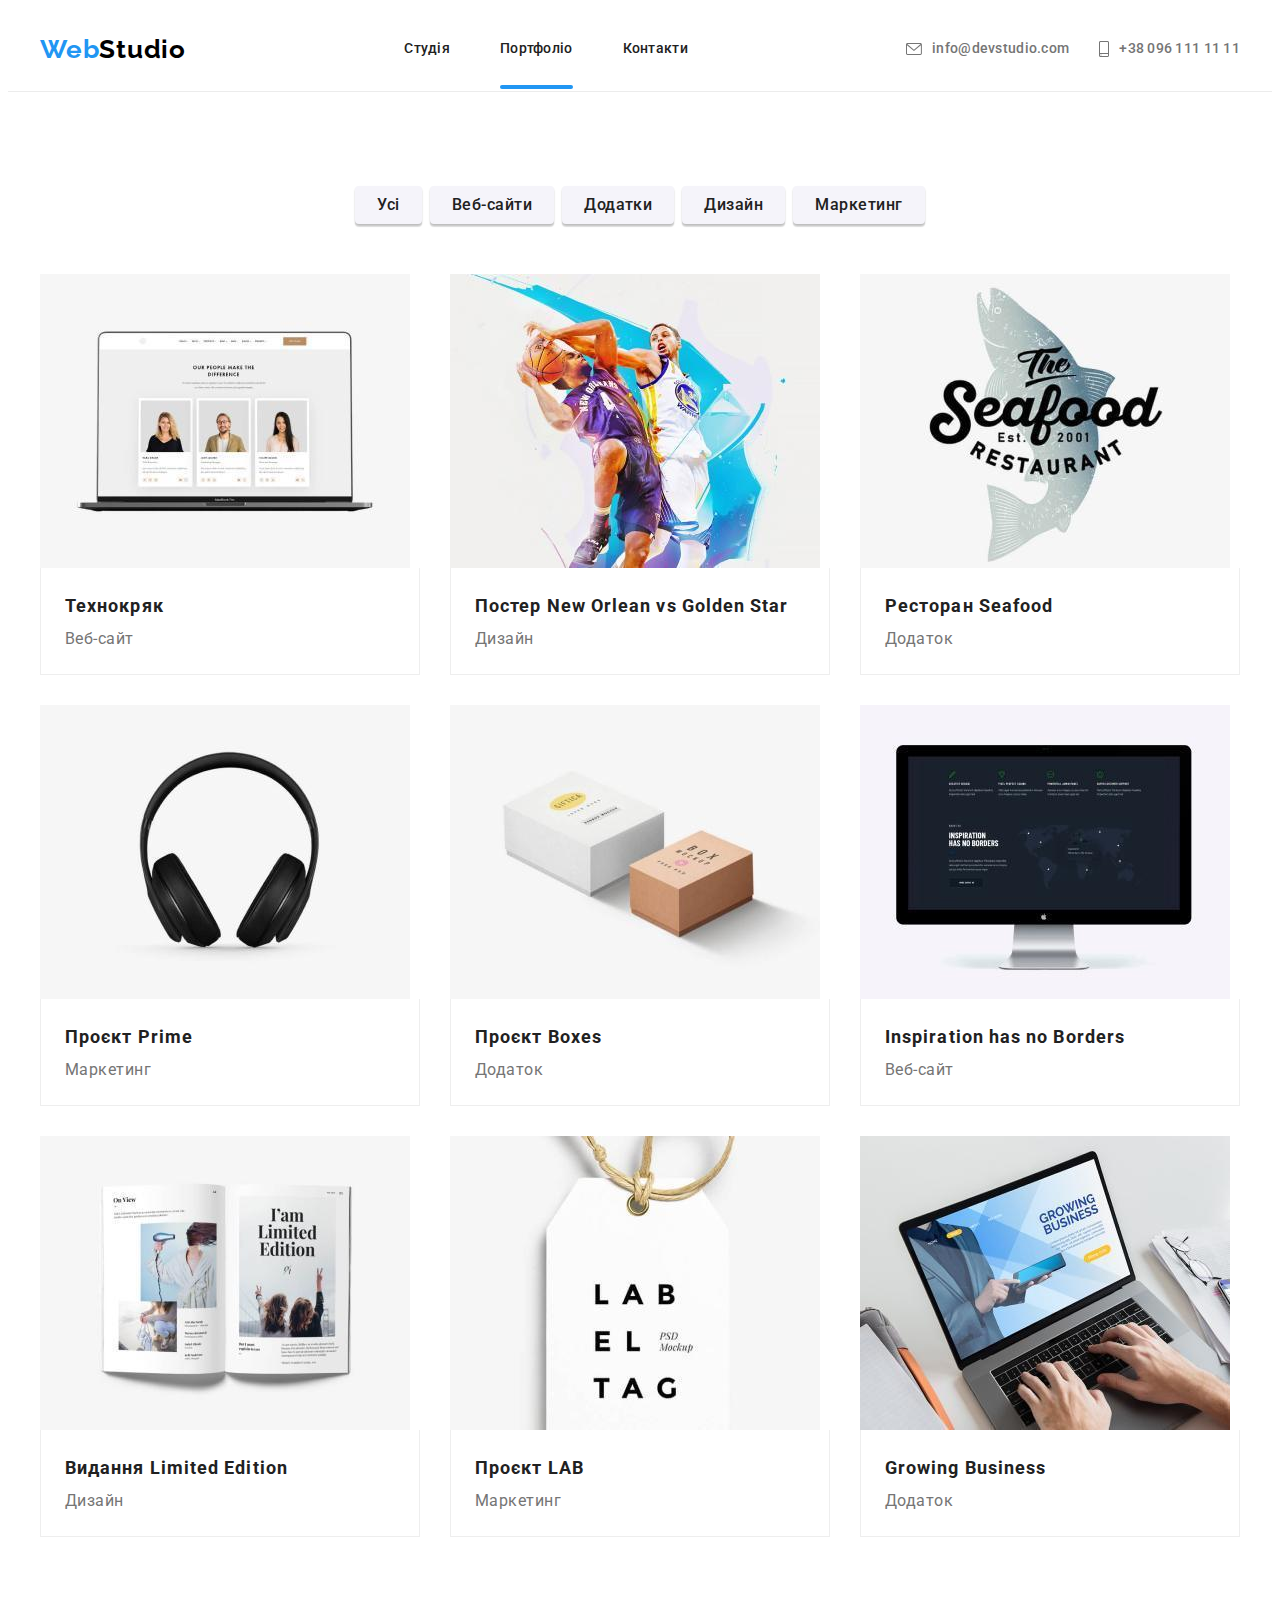
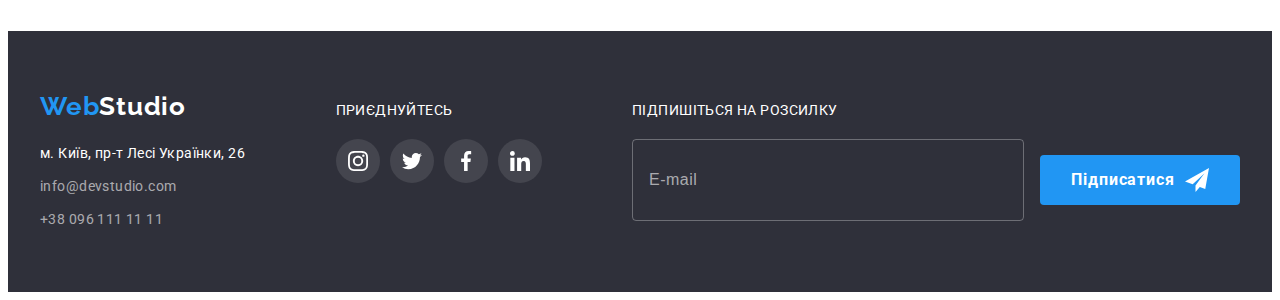
<file: portfolio.html>
<!DOCTYPE html>
<html lang="en">
  <head>
    <meta charset="UTF-8" />
    <meta http-equiv="X-UA-Compatible" content="IE=edge" />
    <meta name="viewport" content="width=device-width, initial-scale=1.0" />
    <link rel="preconnect" href="https://fonts.googleapis.com" />
    <link rel="preconnect" href="https://fonts.gstatic.com" crossorigin />
    <link
      href="https://fonts.googleapis.com/css2?family=Raleway:wght@700&family=Roboto:wght@400;500;700;900&display=swap"
      rel="stylesheet"
    />
    <link
      rel="stylesheet"
      href="https://cdnjs.cloudflare.com/ajax/libs/modern-normalize/1.1.0/modern-normalize.min.css"
      integrity="sha512-wpPYUAdjBVSE4KJnH1VR1HeZfpl1ub8YT/NKx4PuQ5NmX2tKuGu6U/JRp5y+Y8XG2tV+wKQpNHVUX03MfMFn9Q=="
      crossorigin="anonymous"
      referrerpolicy="no-referrer"
    />
    <link rel="stylesheet" href="./css/main.min.css" />

    <title>WebStudio</title>
  </head>
  <body>
    <!-- header -->
    <header class="header">
      <div class="container">
        <a class="logo header__logo logo--black link" href="./index.html">
          <span class="logo__span">Web</span>Studio</a
        >

        <button type="button" class="menu-button-open">
          <svg width="40" height="40">
            <use class="menu-button_icon-open" href="./images/icons.svg#icon-menu"></use>
          </svg>
        </button>
        <div class="mobile-menu is-hidden">
          <div class="container">
            <button type="button" class="mobile-menu__button-close">
              <svg width="40" height="40">
                <use class="mobile-menu_icon-close" href="./images/icons.svg#icon-close"></use>
              </svg>
            </button>
            <ul class="mobile-nav list">
              <li class="mobile-nav__item">
                <a class="mobile-nav__link link" href="./index.html">Студія</a>
              </li>

              <li class="mobile-nav__item">
                <a class="mobile-nav__link active-page link" href="./portfolio.html">Портфоліо</a>
              </li>

              <li class="mobile-nav__item">
                <a class="mobile-nav__link link" href="">Контакти</a>
              </li>
            </ul>

            <ul class="mobile-contact list">
              <li class="mobile-contact__item">
                <a class="mobile-contact__tel link" href="tel:+380961111111"> +38 096 111 11 11</a>
              </li>

              <li class="mobile-contact__item">
                <a class="mobile-contact__mail link" href="mailto:info@devstudio.com">
                  info@devstudio.com</a
                >
              </li>
            </ul>

            <ul class="mobile-soc list">
              <li class="mobile-soc__item">
                <a href="#" class="mobile-soc__link link">Instagram</a>
              </li>
              <li class="mobile-soc__item">
                <a href="#" class="mobile-soc__link link">Twitter</a>
              </li>
              <li class="mobile-soc__item">
                <a href="#" class="mobile-soc__link link">Facebook</a>
              </li>
              <li class="mobile-soc__item">
                <a href="#" class="mobile-soc__link link">LinkedIn</a>
              </li>
            </ul>
          </div>
        </div>

        <nav class="nav">
          <ul class="nav__list list">
            <li class="nav__item">
              <a class="nav__link link" href="./index.html">Студія</a>
            </li>

            <li class="nav__item">
              <a class="nav__link link active-page" href="./portfolio.html">Портфоліо</a>
            </li>

            <li class="nav__item">
              <a class="nav__link link" href="">Контакти</a>
            </li>
          </ul>
        </nav>
        <ul class="auth list">
          <li class="auth__item">
            <a class="auth__link link" href="mailto:info@devstudio.com">
              <svg class="auth__icon" width="16" height="12">
                <use href="./images/icons.svg#icon-envelope"></use>
              </svg>
              info@devstudio.com</a
            >
          </li>

          <li class="auth__item">
            <a class="auth__link link" href="tel:+380961111111">
              <svg class="auth__icon" width="10" height="16">
                <use href="./images/icons.svg#icon-smartphone"></use>
              </svg>
              +38 096 111 11 11</a
            >
          </li>
        </ul>
      </div>
    </header>
    <main>
      <!-- section portfolio -->
      <section class="portfolio">
        <div class="container">
          <h1 class="portfolio-header visually-hidden">Portfolio</h1>
          <ul class="portfolio-filter list">
            <li class="portfolio-filter-item">
              <button class="portfolio-btn" type="button">Усі</button>
            </li>

            <li class="portfolio-filter-item">
              <button class="portfolio-btn" type="button">Веб-сайти</button>
            </li>

            <li class="portfolio-filter-item">
              <button class="portfolio-btn" type="button">Додатки</button>
            </li>

            <li class="portfolio-filter-item">
              <button class="portfolio-btn" type="button">Дизайн</button>
            </li>

            <li class="portfolio-filter-item">
              <button class="portfolio-btn" type="button">Маркетинг</button>
            </li>
          </ul>

          <ul class="portfolio-project-list list">
            <li class="project-item">
              <a class="project-link link" href="">
                <div class="project-wrap">
                  <picture>
                    <source
                      media="(min-width: 1200px )"
                      srcset="./images/img8-d.jpg 1x, ./images/img8-d@2x.jpg 2x"
                    />
                    <source
                      media="(min-width: 768px )"
                      srcset="./images/img8-t.jpg 1x, ./images/img8-t@2x.jpg 2x"
                    />
                    <source
                      media="(max-width: 767px )"
                      srcset="./images/img8-m.jpg 1x, ./images/img8-m@2x.jpg 2x"
                    />
                    <img class="project-img" src="./images/img8-d.jpg" alt="Технокряк" />
                  </picture>
                  <p class="project-wrap-text">
                    Ресурс пропонує комплексні пропозиції з різним рівнем функціоналу та сервісів.
                    Все це дозволить відвідувачу отримати вичерпні відомості про компанію чи
                    приватну особу.
                  </p>
                </div>
                <div class="project-card-text">
                  <h2 class="project-title">Технокряк</h2>
                  <p class="project-text">Веб-сайт</p>
                </div>
              </a>
            </li>

            <li class="project-item">
              <a class="project-link link" href="">
                <div class="project-wrap">
                  <picture>
                    <source
                      media="(min-width: 1200px )"
                      srcset="./images/img9-d.jpg 1x, ./images/img9-d@2x.jpg 2x"
                    />
                    <source
                      media="(min-width: 768px )"
                      srcset="./images/img9-t.jpg 1x, ./images/img9-t@2x.jpg 2x"
                    />
                    <source
                      media="(max-width: 767px )"
                      srcset="./images/img9-m.jpg 1x, ./images/img9-m@2x.jpg 2x"
                    />
                    <img
                      class="project-img"
                      src="./images/img9-d.jpg"
                      alt="Постер New Orlean vs Golden Star"
                    />
                  </picture>

                  <p class="project-wrap-text">
                    Ресурс пропонує комплексні пропозиції з різним рівнем функціоналу та сервісів.
                    Все це дозволить відвідувачу отримати вичерпні відомості про компанію чи
                    приватну особу.
                  </p>
                </div>
                <div class="project-card-text">
                  <h2 class="project-title">Постер New Orlean vs Golden Star</h2>
                  <p class="project-text">Дизайн</p>
                </div>
              </a>
            </li>

            <li class="project-item">
              <a class="project-link link" href="">
                <div class="project-wrap">
                  <picture>
                    <source
                      media="(min-width: 1200px )"
                      srcset="./images/img10-d.jpg 1x, ./images/img10-d@2x.jpg 2x"
                    />
                    <source
                      media="(min-width: 768px )"
                      srcset="./images/img10-t.jpg 1x, ./images/img10-t@2x.jpg 2x"
                    />
                    <source
                      media="(max-width: 767px )"
                      srcset="./images/img10-m.jpg 1x, ./images/img10-m@2x.jpg 2x"
                    />
                    <img class="project-img" src="./images/img10-d.jpg" alt="Ресторан Seafood" />
                  </picture>
                  <p class="project-wrap-text">
                    Ресурс пропонує комплексні пропозиції з різним рівнем функціоналу та сервісів.
                    Все це дозволить відвідувачу отримати вичерпні відомості про компанію чи
                    приватну особу.
                  </p>
                </div>
                <div class="project-card-text">
                  <h2 class="project-title">Ресторан Seafood</h2>
                  <p class="project-text">Додаток</p>
                </div>
              </a>
            </li>

            <li class="project-item">
              <a class="project-link link" href="">
                <div class="project-wrap">
                  <picture>
                    <source
                      media="(min-width: 1200px )"
                      srcset="./images/img11-d.jpg 1x, ./images/img11-d@2x.jpg 2x"
                    />
                    <source
                      media="(min-width: 768px )"
                      srcset="./images/img11-t.jpg 1x, ./images/img11-t@2x.jpg 2x"
                    />
                    <source
                      media="(max-width: 767px )"
                      srcset="./images/img11-m.jpg 1x, ./images/img11-m@2x.jpg 2x"
                    />
                    <img class="project-img" src="./images/img11-d.jpg" alt="Проєкт Prime" />
                  </picture>
                  <p class="project-wrap-text">
                    Ресурс пропонує комплексні пропозиції з різним рівнем функціоналу та сервісів.
                    Все це дозволить відвідувачу отримати вичерпні відомості про компанію чи
                    приватну особу.
                  </p>
                </div>
                <div class="project-card-text">
                  <h2 class="project-title">Проєкт Prime</h2>
                  <p class="project-text">Маркетинг</p>
                </div>
              </a>
            </li>

            <li class="project-item">
              <a class="project-link link" href="">
                <div class="project-wrap">
                  <picture>
                    <source
                      media="(min-width: 1200px )"
                      srcset="./images/img12-d.jpg 1x, ./images/img12-d@2x.jpg 2x"
                    />
                    <source
                      media="(min-width: 768px )"
                      srcset="./images/img12-t.jpg 1x, ./images/img12-t@2x.jpg 2x"
                    />
                    <source
                      media="(max-width: 767px )"
                      srcset="./images/img12-m.jpg 1x, ./images/img12-m@2x.jpg 2x"
                    />
                    <img class="project-img" src="./images/img12-d.jpg" alt="Проєкт Boxes" />
                  </picture>
                  <p class="project-wrap-text">
                    Ресурс пропонує комплексні пропозиції з різним рівнем функціоналу та сервісів.
                    Все це дозволить відвідувачу отримати вичерпні відомості про компанію чи
                    приватну особу.
                  </p>
                </div>
                <div class="project-card-text">
                  <h2 class="project-title">Проєкт Boxes</h2>
                  <p class="project-text">Додаток</p>
                </div>
              </a>
            </li>

            <li class="project-item">
              <a class="project-link link" href="">
                <div class="project-wrap">
                  <picture>
                    <source
                      media="(min-width: 1200px )"
                      srcset="./images/img13-d.jpg 1x, ./images/img13-d@2x.jpg 2x"
                    />
                    <source
                      media="(min-width: 768px )"
                      srcset="./images/img13-t.jpg 1x, ./images/img13-t@2x.jpg 2x"
                    />
                    <source
                      media="(max-width: 767px )"
                      srcset="./images/img13-m.jpg 1x, ./images/img13-m@2x.jpg 2x"
                    />
                    <img
                      class="project-img"
                      src="./images/img13-d.jpg"
                      alt="Inspiration has no Borders"
                    />
                  </picture>
                  <p class="project-wrap-text">
                    Ресурс пропонує комплексні пропозиції з різним рівнем функціоналу та сервісів.
                    Все це дозволить відвідувачу отримати вичерпні відомості про компанію чи
                    приватну особу.
                  </p>
                </div>
                <div class="project-card-text">
                  <h2 class="project-title">Inspiration has no Borders</h2>
                  <p class="project-text">Веб-сайт</p>
                </div>
              </a>
            </li>

            <li class="project-item">
              <a class="project-link link" href="">
                <div class="project-wrap">
                  <picture>
                    <source
                      media="(min-width: 1200px )"
                      srcset="./images/img14-d.jpg 1x, ./images/img14-d@2x.jpg 2x"
                    />
                    <source
                      media="(min-width: 768px )"
                      srcset="./images/img14-t.jpg 1x, ./images/img14-t@2x.jpg 2x"
                    />
                    <source
                      media="(max-width: 767px )"
                      srcset="./images/img14-m.jpg 1x, ./images/img14-m@2x.jpg 2x"
                    />
                    <img
                      class="project-img"
                      src="./images/img14-d.jpg"
                      alt="Видання Limited Edition"
                    />
                  </picture>
                  <p class="project-wrap-text">
                    Ресурс пропонує комплексні пропозиції з різним рівнем функціоналу та сервісів.
                    Все це дозволить відвідувачу отримати вичерпні відомості про компанію чи
                    приватну особу.
                  </p>
                </div>
                <div class="project-card-text">
                  <h2 class="project-title">Видання Limited Edition</h2>
                  <p class="project-text">Дизайн</p>
                </div>
              </a>
            </li>

            <li class="project-item">
              <a class="project-link link" href="">
                <div class="project-wrap">
                  <picture>
                    <source
                      media="(min-width: 1200px )"
                      srcset="./images/img15-d.jpg 1x, ./images/img15-d@2x.jpg 2x"
                    />
                    <source
                      media="(min-width: 768px )"
                      srcset="./images/img15-t.jpg 1x, ./images/img15-t@2x.jpg 2x"
                    />
                    <source
                      media="(max-width: 767px )"
                      srcset="./images/img15-m.jpg 1x, ./images/img15-m@2x.jpg 2x"
                    />
                    <img class="project-img" src="./images/img15-d.jpg" alt="Проєкт LAB" />
                  </picture>
                  <p class="project-wrap-text">
                    Ресурс пропонує комплексні пропозиції з різним рівнем функціоналу та сервісів.
                    Все це дозволить відвідувачу отримати вичерпні відомості про компанію чи
                    приватну особу.
                  </p>
                </div>
                <div class="project-card-text">
                  <h2 class="project-title">Проєкт LAB</h2>
                  <p class="project-text">Маркетинг</p>
                </div>
              </a>
            </li>

            <li class="project-item">
              <a class="project-link link" href="">
                <div class="project-wrap">
                  <picture>
                    <source
                      media="(min-width: 1200px )"
                      srcset="./images/img16-d.jpg 1x, ./images/img16-d@2x.jpg 2x"
                    />
                    <source
                      media="(min-width: 768px )"
                      srcset="./images/img16-t.jpg 1x, ./images/img16-t@2x.jpg 2x"
                    />
                    <source
                      media="(max-width: 767px )"
                      srcset="./images/img16-m.jpg 1x, ./images/img16-m@2x.jpg 2x"
                    />
                    <img class="project-img" src="./images/img16-d.jpg" alt="Growing Business" />
                  </picture>
                  <p class="project-wrap-text">
                    Ресурс пропонує комплексні пропозиції з різним рівнем функціоналу та сервісів.
                    Все це дозволить відвідувачу отримати вичерпні відомості про компанію чи
                    приватну особу.
                  </p>
                </div>
                <div class="project-card-text">
                  <h2 class="project-title">Growing Business</h2>
                  <p class="project-text">Додаток</p>
                </div>
              </a>
            </li>
          </ul>
        </div>
      </section>
    </main>
    <!-- footer -->
    <footer class="footer">
      <div class="container">
        <div class="footer__wrap-address">
          <a class="logo footer__logo logo--white link" href="./index.html">
            <span class="logo__span">Web</span>Studio</a
          >
          <address class="addresses">
            <ul class="list">
              <li class="address__item">
                <a
                  class="address__google-map link"
                  href="https://goo.gl/maps/LjBzuskVFtywndPZ7"
                  target="_blank"
                  rel="noopener noreferrer nofollow"
                  >м. Київ, пр-т Лесі Українки, 26</a
                >
              </li>

              <li class="address__item">
                <a class="address__mail link" href="mailto:info@devstudio.com"
                  >info@devstudio.com</a
                >
              </li>

              <li class="address__item">
                <a class="address__tel link" href="tel:+380961111111">+38 096 111 11 11</a>
              </li>
            </ul>
          </address>
        </div>
        <div class="footer__wrap-soc">
          <p class="fotter__title">приєднуйтесь</p>
          <ul class="soc-set list">
            <li class="soc-set__item">
              <a
                class="soc-set__link soc-set__link--dark"
                href="#"
                target="_blank"
                rel="noopener noreferrer nofollow"
              >
                <svg class="soc-set__icon" width="20" height="20">
                  <use href="./images/icons.svg#icon-instagram"></use>
                </svg>
              </a>
            </li>

            <li class="soc-set__item">
              <a
                class="soc-set__link soc-set__link--dark"
                href="#"
                target="_blank"
                rel="noopener noreferrer nofollow"
              >
                <svg class="soc-set__icon" width="20" height="20">
                  <use href="./images/icons.svg#icon-twitter"></use>
                </svg>
              </a>
            </li>

            <li class="soc-set__item">
              <a
                class="soc-set__link soc-set__link--dark"
                href="#"
                target="_blank"
                rel="noopener noreferrer nofollow"
              >
                <svg class="soc-set__icon" width="20" height="20">
                  <use href="./images/icons.svg#icon-facebook"></use>
                </svg>
              </a>
            </li>

            <li class="soc-set__item">
              <a
                class="soc-set__link soc-set__link--dark"
                href="#"
                target="_blank"
                rel="noopener noreferrer nofollow"
              >
                <svg class="soc-set__icon" width="20" height="20">
                  <use href="./images/icons.svg#icon-linkedin"></use>
                </svg>
              </a>
            </li>
          </ul>
        </div>

        <form class="footer__form">
          <p class="fotter__title">Підпишіться на розсилку</p>
          <input class="footer__input" type="email" placeholder="E-mail" />
          <button class="button" type="submit">
            Підписатися
            <svg class="button__icon button__icon--end" width="24" height="24">
              <use href="./images/icons.svg#icon-send"></use>
            </svg>
          </button>
        </form>
      </div>
    </footer>
    <script src="./js/mobile-menu.js"></script>
  </body>
</html>
</file>
<file: css/main.min.css>
.visually-hidden{position:absolute;white-space:nowrap;width:1px;height:1px;overflow:hidden;border:0;padding:0;clip:rect(0 0 0 0);-webkit-clip-path:inset(50%);clip-path:inset(50%);margin:-1px}.is-hidden{opacity:0;visibility:hidden;pointer-events:none;-webkit-transform:scale(1.2);transform:scale(1.2)}.no-scroll{overflow:hidden}.active-page{color:#2196f3}@media screen and (min-width: 768px){.active-page{position:relative}.active-page::after{content:"";position:absolute;left:0;bottom:0;display:block;height:4px;width:100%;border-radius:2px;background-color:#2196f3}}p,h1,h2,h3,h4,h5,h6,ul{margin:0;padding:0}img{display:block;max-width:100%;height:auto}body{font-family:"Roboto",sans-serif;background-color:#fff;color:#757575}button{cursor:pointer}.link{text-decoration:none}.list{list-style-type:none}.header{border-bottom:1px solid #ececec}.header>.container{display:-webkit-box;display:-ms-flexbox;display:flex;-webkit-box-align:center;-ms-flex-align:center;align-items:center;-webkit-box-pack:justify;-ms-flex-pack:justify;justify-content:space-between}.header__logo{padding-top:16px;padding-bottom:16px}@media screen and (min-width: 768px){.header__logo{padding-top:26px;padding-bottom:26px}}.auth{display:none}@media screen and (min-width: 768px){.auth{display:-webkit-box;display:-ms-flexbox;display:flex;-webkit-box-orient:vertical;-webkit-box-direction:normal;-ms-flex-direction:column;flex-direction:column;gap:10px}}@media screen and (min-width: 1200px){.auth{-webkit-box-orient:horizontal;-webkit-box-direction:normal;-ms-flex-direction:row;flex-direction:row;gap:30px}}.auth__link{display:-webkit-box;display:-ms-flexbox;display:flex;-webkit-box-align:center;-ms-flex-align:center;align-items:center;font-weight:500;font-size:14px;line-height:1.14;letter-spacing:.02em;color:#757575;-webkit-transition:color 250ms cubic-bezier(0.4, 0, 0.2, 1);transition:color 250ms cubic-bezier(0.4, 0, 0.2, 1)}.auth__link:hover,.auth__link:focus{color:#2196f3}.auth__icon{margin-right:10px;fill:currentColor}.menu-button-open{display:-webkit-inline-box;display:-ms-inline-flexbox;display:inline-flex;-webkit-box-align:center;-ms-flex-align:center;align-items:center;-webkit-box-pack:center;-ms-flex-pack:center;justify-content:center;padding:0;margin:0;background-color:rgba(0,0,0,0);border:none}.menu-button-open_icon-close{display:none}@media screen and (min-width: 768px){.menu-button-open{display:none}}.mobile-menu{position:fixed;top:0;right:0;height:100%;width:100vw;z-index:1;padding-top:48px;padding-bottom:48px;background-color:#fff;-webkit-transition:250ms cubic-bezier(0.4, 0, 0.2, 1);transition:250ms cubic-bezier(0.4, 0, 0.2, 1)}.mobile-menu.is-hidden{-webkit-transform:translateX(100%);transform:translateX(100%)}.mobile-menu .container{display:-webkit-box;display:-ms-flexbox;display:flex;-webkit-box-orient:vertical;-webkit-box-direction:normal;-ms-flex-direction:column;flex-direction:column;-webkit-box-pack:justify;-ms-flex-pack:justify;justify-content:space-between;height:100%;padding-left:15px;padding-right:15px;overflow:auto}@media screen and (min-width: 480px){.mobile-menu .container{padding-left:45px;padding-right:45px;position:relative}}@media screen and (min-width: 768px){.mobile-menu{display:none}}.mobile-menu__button-close{position:absolute;top:10px;right:15px;display:-webkit-box;display:-ms-flexbox;display:flex;-webkit-box-align:center;-ms-flex-align:center;align-items:center;-webkit-box-pack:center;-ms-flex-pack:center;justify-content:center;padding:0;background-color:rgba(0,0,0,0);border:none}.mobile-nav{-webkit-box-flex:1;-ms-flex-positive:1;flex-grow:1}.mobile-nav__item:not(:last-child){margin-bottom:32px}.mobile-nav__link{font-weight:500;font-size:40px;line-height:1.17;letter-spacing:.02em;color:#212121;-webkit-transition:color 250ms cubic-bezier(0.4, 0, 0.2, 1);transition:color 250ms cubic-bezier(0.4, 0, 0.2, 1)}.mobile-nav__link:hover,.mobile-nav__link:focus{color:#2196f3}.mobile-nav__link.active-page{color:#2196f3}.mobile-contact{margin-bottom:64px}.mobile-contact__item:not(:last-child){margin-bottom:32px}.mobile-contact__tel{font-weight:500;font-size:30px;line-height:1.33;letter-spacing:.02em;color:#2196f3}@media screen and (min-width: 480px){.mobile-contact__tel{font-size:34px}}.mobile-contact__mail{font-weight:500;font-size:20px;line-height:1.16;letter-spacing:.02em;color:#757575}@media screen and (min-width: 480px){.mobile-contact__mail{font-size:24px}}.mobile-soc{display:-webkit-box;display:-ms-flexbox;display:flex}.mobile-soc__item{padding:0 10px;border-left:1px solid rgba(33,33,33,.2)}.mobile-soc__item:first-child{border:none;padding-left:0}.mobile-soc__link{font-weight:500;font-size:3.75vw;line-height:1.22;letter-spacing:.02em;color:#2196f3}@media screen and (min-width: 480px){.mobile-soc__link{font-size:18px}}.footer{background-color:#2f303a;padding-top:60px;padding-bottom:60px}@media screen and (min-width: 768px){.footer>.container{display:-webkit-box;display:-ms-flexbox;display:flex;-ms-flex-wrap:wrap;flex-wrap:wrap;-ms-flex-pack:distribute;justify-content:space-around}}@media screen and (min-width: 1200px){.footer>.container{-webkit-box-pack:justify;-ms-flex-pack:justify;justify-content:space-between;-webkit-box-align:baseline;-ms-flex-align:baseline;align-items:baseline}}.footer__wrap-address{display:-webkit-box;display:-ms-flexbox;display:flex;-webkit-box-orient:vertical;-webkit-box-direction:normal;-ms-flex-direction:column;flex-direction:column;-webkit-box-align:center;-ms-flex-align:center;align-items:center;margin-bottom:60px}@media screen and (min-width: 1200px){.footer__wrap-address{-webkit-box-align:start;-ms-flex-align:start;align-items:flex-start;margin-bottom:0}}.footer__logo{margin-bottom:20px}@media screen and (max-width: 1199px){.footer__wrap-soc{margin-bottom:60px}}.fotter__title{margin-bottom:20px;font-size:14px;line-height:1.14;letter-spacing:.03em;text-transform:uppercase;text-align:center;color:#fff}@media screen and (min-width: 1200px){.fotter__title{text-align:left}}.footer__form{text-align:center}.footer__input{margin-bottom:20px;padding:15px 16px;width:100%;height:50px;outline:none;background-color:inherit;border:1px solid rgba(255,255,255,.3);border-radius:4px;color:#fff}.footer__input::-webkit-input-placeholder{font-size:16px;line-height:1.25;letter-spacing:.03em;color:rgba(255,255,255,.6)}.footer__input::-moz-placeholder{font-size:16px;line-height:1.25;letter-spacing:.03em;color:rgba(255,255,255,.6)}.footer__input:-ms-input-placeholder{font-size:16px;line-height:1.25;letter-spacing:.03em;color:rgba(255,255,255,.6)}.footer__input::-ms-input-placeholder{font-size:16px;line-height:1.25;letter-spacing:.03em;color:rgba(255,255,255,.6)}.footer__input::placeholder{font-size:16px;line-height:1.25;letter-spacing:.03em;color:rgba(255,255,255,.6)}@media screen and (min-width: 768px){.footer__input{display:block;width:450px}}@media screen and (min-width: 1200px){.footer__input{display:inline-block;width:358px;margin-right:12px;margin-bottom:0}}.container{padding-left:15px;padding-right:15px;margin-left:auto;margin-right:auto}@media screen and (min-width: 480px){.container{width:480px}}@media screen and (min-width: 768px){.container{width:768px}}@media screen and (min-width: 1200px){.container{width:1200px}}@media screen and (max-width: 767px){.nav{display:none}}.nav__list{display:-webkit-box;display:-ms-flexbox;display:flex;gap:50px}.nav__link{display:block;padding-top:32px;padding-bottom:32px;font-weight:500;font-size:14px;line-height:1.14;letter-spacing:.02em;color:#212121;-webkit-transition:color 250ms cubic-bezier(0.4, 0, 0.2, 1);transition:color 250ms cubic-bezier(0.4, 0, 0.2, 1)}.nav__link:hover,.nav__link:focus{color:#2196f3}.logo{display:inline-block;font-family:"Raleway";font-weight:700;font-size:24px;line-height:1.16;letter-spacing:.03em}.logo--black{color:#000}.logo--white{color:#fff}@media screen and (min-width: 1200px){.logo{font-size:26px;line-height:1.19}}.logo__span{color:#2196f3}.button{min-width:200px;height:50px;display:-webkit-inline-box;display:-ms-inline-flexbox;display:inline-flex;-webkit-box-align:center;-ms-flex-align:center;align-items:center;-webkit-box-pack:center;-ms-flex-pack:center;justify-content:center;font-family:inherit;font-weight:700;font-size:16px;line-height:1.88;letter-spacing:.06em;cursor:pointer;background-color:#2196f3;color:#fff;border:none;border-radius:4px}.button__icon{fill:currentColor}.button__icon--end{margin-left:10px}.button--shadow{-webkit-box-shadow:0px 4px 4px rgba(0,0,0,.15);box-shadow:0px 4px 4px rgba(0,0,0,.15)}.address__item{font-style:normal;font-size:14px;line-height:1.71;letter-spacing:.03em;text-align:center}.address__item:not(:last-child){margin-bottom:9px}@media screen and (min-width: 1200px){.address__item{text-align:left}}.address__google-map,.address__mail,.address__tel{-webkit-transition:color 250ms cubic-bezier(0.4, 0, 0.2, 1);transition:color 250ms cubic-bezier(0.4, 0, 0.2, 1)}.address__google-map:hover,.address__mail:hover,.address__tel:hover,.address__google-map:focus,.address__mail:focus,.address__tel:focus{color:#2196f3}.address__mail,.address__tel{color:rgba(255,255,255,.6)}.address__google-map{color:#fff}.soc-set{display:-webkit-box;display:-ms-flexbox;display:flex;gap:10px;-webkit-box-pack:center;-ms-flex-pack:center;justify-content:center}.soc-set__link{display:-webkit-box;display:-ms-flexbox;display:flex;-webkit-box-pack:center;-ms-flex-pack:center;justify-content:center;-webkit-box-align:center;-ms-flex-align:center;align-items:center;width:44px;height:44px;border-radius:50%;color:#afb1b8;-webkit-transition:color 250ms cubic-bezier(0.4, 0, 0.2, 1),background-color 250ms cubic-bezier(0.4, 0, 0.2, 1);transition:color 250ms cubic-bezier(0.4, 0, 0.2, 1),background-color 250ms cubic-bezier(0.4, 0, 0.2, 1)}.soc-set__link--dark{color:#fff;background-color:rgba(255,255,255,.1)}.soc-set__link:hover{color:#fff;background-color:#2196f3}.soc-set__icon{fill:currentColor}.backdrop{position:fixed;top:0;left:0;width:100vw;height:100vh;display:-webkit-box;display:-ms-flexbox;display:flex;-webkit-box-pack:center;-ms-flex-pack:center;justify-content:center;-webkit-box-align:start;-ms-flex-align:start;align-items:flex-start;background-color:rgba(0,0,0,.5);-webkit-transition:opacity 250ms cubic-bezier(0.4, 0, 0.2, 1),visibility 250ms cubic-bezier(0.4, 0, 0.2, 1),-webkit-transform 250ms cubic-bezier(0.4, 0, 0.2, 1);transition:opacity 250ms cubic-bezier(0.4, 0, 0.2, 1),visibility 250ms cubic-bezier(0.4, 0, 0.2, 1),-webkit-transform 250ms cubic-bezier(0.4, 0, 0.2, 1);transition:opacity 250ms cubic-bezier(0.4, 0, 0.2, 1),visibility 250ms cubic-bezier(0.4, 0, 0.2, 1),transform 250ms cubic-bezier(0.4, 0, 0.2, 1);transition:opacity 250ms cubic-bezier(0.4, 0, 0.2, 1),visibility 250ms cubic-bezier(0.4, 0, 0.2, 1),transform 250ms cubic-bezier(0.4, 0, 0.2, 1),-webkit-transform 250ms cubic-bezier(0.4, 0, 0.2, 1);overflow:scroll}@media screen and (min-width: 768px){.backdrop{-webkit-box-align:center;-ms-flex-align:center;align-items:center}}.modal{position:relative;padding:40px;width:calc(100vw - 30px);background:#fff;-webkit-box-shadow:0px 1px 3px rgba(0,0,0,.12),0px 1px 1px rgba(0,0,0,.14),0px 2px 1px rgba(0,0,0,.2);box-shadow:0px 1px 3px rgba(0,0,0,.12),0px 1px 1px rgba(0,0,0,.14),0px 2px 1px rgba(0,0,0,.2);border-radius:4px}@media screen and (min-width: 480px){.modal{width:450px}}@media screen and (min-width: 1200px){.modal{width:528px}}.modal__btn-close{position:absolute;right:8px;top:8px;display:-webkit-box;display:-ms-flexbox;display:flex;-webkit-box-pack:center;-ms-flex-pack:center;justify-content:center;-webkit-box-align:center;-ms-flex-align:center;align-items:center;width:30px;height:30px;border:1px solid rgba(0,0,0,.1);border-radius:50%;background:inherit;-webkit-transition:color 250ms cubic-bezier(0.4, 0, 0.2, 1);transition:color 250ms cubic-bezier(0.4, 0, 0.2, 1)}.modal__btn-close:hover{color:#2196f3}.modal__close-icon{fill:currentColor}.modal__title{margin-bottom:12px;font-weight:700;font-size:20px;line-height:1.5;text-align:center;letter-spacing:.03em;color:#212121}@media screen and (min-width: 1200px){.modal__title{line-height:1.15}}.feedback-form__field{display:-webkit-box;display:-ms-flexbox;display:flex;-webkit-box-orient:vertical;-webkit-box-direction:normal;-ms-flex-direction:column;flex-direction:column;margin-bottom:10px}.feedback-form__label{display:block;margin-bottom:4px;font-size:12px;line-height:1.16;letter-spacing:.01em;color:#757575}.feedback-form__wrap-input{position:relative}.feedback-form__input{width:100%;height:40px;padding-left:42px;border:1px solid rgba(33,33,33,.2);border-radius:4px;outline:none;-webkit-transition:border-color 250ms cubic-bezier(0.4, 0, 0.2, 1);transition:border-color 250ms cubic-bezier(0.4, 0, 0.2, 1);cursor:pointer}.feedback-form__field:focus-within .feedback-form__input{border-color:#2196f3;fill:#2196f3}.feedback-form__icon{position:absolute;left:12px;top:50%;-webkit-transform:translateY(-50%);transform:translateY(-50%);-webkit-transition:fill 250ms cubic-bezier(0.4, 0, 0.2, 1);transition:fill 250ms cubic-bezier(0.4, 0, 0.2, 1);fill:#000}.feedback-form__field:focus-within .feedback-form__icon{border-color:#2196f3;fill:#2196f3}.feedback-form__textarea{padding:12px 16px;height:120px;resize:none;border:1px solid rgba(33,33,33,.2);border-radius:4px;outline:none;-webkit-transition:border-color 250ms cubic-bezier(0.4, 0, 0.2, 1);transition:border-color 250ms cubic-bezier(0.4, 0, 0.2, 1);cursor:pointer}.feedback-form__textarea::-webkit-input-placeholder{font-size:14px;line-height:1.14;letter-spacing:.01em;color:rgba(117,117,117,.5)}.feedback-form__textarea::-moz-placeholder{font-size:14px;line-height:1.14;letter-spacing:.01em;color:rgba(117,117,117,.5)}.feedback-form__textarea:-ms-input-placeholder{font-size:14px;line-height:1.14;letter-spacing:.01em;color:rgba(117,117,117,.5)}.feedback-form__textarea::-ms-input-placeholder{font-size:14px;line-height:1.14;letter-spacing:.01em;color:rgba(117,117,117,.5)}.feedback-form__textarea::placeholder{font-size:14px;line-height:1.14;letter-spacing:.01em;color:rgba(117,117,117,.5)}@media screen and (min-width: 1200px){.feedback-form__textarea::-webkit-input-placeholder{font-size:12px;line-height:1.16}.feedback-form__textarea::-moz-placeholder{font-size:12px;line-height:1.16}.feedback-form__textarea:-ms-input-placeholder{font-size:12px;line-height:1.16}.feedback-form__textarea::-ms-input-placeholder{font-size:12px;line-height:1.16}.feedback-form__textarea::placeholder{font-size:12px;line-height:1.16}}.feedback-form__field:focus-within .feedback-form__textarea{border-color:#2196f3;fill:#2196f3}.feedback-form__button{display:-webkit-box;display:-ms-flexbox;display:flex;margin:0 auto}.licence{display:block;margin-top:20px;margin-bottom:30px}.licence__label{display:-webkit-box;display:-ms-flexbox;display:flex;-webkit-box-pack:center;-ms-flex-pack:center;justify-content:center;font-size:12px;line-height:1.14;letter-spacing:.03em;margin-right:auto;color:#757575}@media screen and (min-width: 1200px){.licence__label{font-size:14px;line-height:1.71}}.licence__link{color:#2196f3}.checkbox{margin-right:7px;display:-webkit-box;display:-ms-flexbox;display:flex;-webkit-box-align:center;-ms-flex-align:center;align-items:center}.checkbox__icon-on{display:none}.checkbox__input:checked~.checkbox__icon-on{display:block}.checkbox__input:focus~.checkbox__icon-on{outline:5px auto -webkit-focus-ring-color}.checkbox__input:checked~.checkbox__icon-off{display:none}.checkbox__input:focus~.checkbox__icon-off{outline:5px auto -webkit-focus-ring-color}.hero{padding-bottom:118px;padding-top:118px;text-align:center;background-image:-webkit-gradient(linear, left top, left bottom, from(rgba(47, 48, 58, 0.4)), to(rgba(47, 48, 58, 0.4))),url(../images/hero-m.jpg);background-image:linear-gradient(rgba(47, 48, 58, 0.4), rgba(47, 48, 58, 0.4)),url(../images/hero-m.jpg);background-repeat:no-repeat;background-position:center;background-size:cover;background-color:#2f303a}@media(min-device-pixel-ratio: 2),(-webkit-min-device-pixel-ratio: 2),(min-resolution: 192dpi),(min-resolution: 2dppx){.hero{background-image:-webkit-gradient(linear, left top, left bottom, from(rgba(47, 48, 58, 0.4)), to(rgba(47, 48, 58, 0.4))),url(../images/hero-m@2x.jpg);background-image:linear-gradient(rgba(47, 48, 58, 0.4), rgba(47, 48, 58, 0.4)),url(../images/hero-m@2x.jpg)}}@media screen and (min-width: 480px){.hero{background-image:-webkit-gradient(linear, left top, left bottom, from(rgba(47, 48, 58, 0.4)), to(rgba(47, 48, 58, 0.4))),url(../images/hero-t.jpg);background-image:linear-gradient(rgba(47, 48, 58, 0.4), rgba(47, 48, 58, 0.4)),url(../images/hero-t.jpg)}}@media screen and (min-width: 480px)and (min-device-pixel-ratio: 2),screen and (min-width: 480px)and (-webkit-min-device-pixel-ratio: 2),screen and (min-width: 480px)and (min-resolution: 192dpi),screen and (min-width: 480px)and (min-resolution: 2dppx){.hero{background-image:-webkit-gradient(linear, left top, left bottom, from(rgba(47, 48, 58, 0.4)), to(rgba(47, 48, 58, 0.4))),url(../images/hero-t@2x.jpg);background-image:linear-gradient(rgba(47, 48, 58, 0.4), rgba(47, 48, 58, 0.4)),url(../images/hero-t@2x.jpg)}}@media screen and (min-width: 768px){.hero{background-image:-webkit-gradient(linear, left top, left bottom, from(rgba(47, 48, 58, 0.4)), to(rgba(47, 48, 58, 0.4))),url(../images/hero-d.jpg);background-image:linear-gradient(rgba(47, 48, 58, 0.4), rgba(47, 48, 58, 0.4)),url(../images/hero-d.jpg)}}@media screen and (min-width: 768px)and (min-device-pixel-ratio: 2),screen and (min-width: 768px)and (-webkit-min-device-pixel-ratio: 2),screen and (min-width: 768px)and (min-resolution: 192dpi),screen and (min-width: 768px)and (min-resolution: 2dppx){.hero{background-image:-webkit-gradient(linear, left top, left bottom, from(rgba(47, 48, 58, 0.4)), to(rgba(47, 48, 58, 0.4))),url(../images/hero-d@2x.jpg);background-image:linear-gradient(rgba(47, 48, 58, 0.4), rgba(47, 48, 58, 0.4)),url(../images/hero-d@2x.jpg)}}@media screen and (min-width: 1200px){.hero{margin:0 auto;max-width:1600px;padding-bottom:200px;padding-top:200px}}.hero__title{margin-bottom:30px;font-weight:900;font-size:26px;line-height:1.62;letter-spacing:.06em;text-transform:uppercase;color:#fff}@media screen and (min-width: 768px){.hero__title{max-width:360px;margin-left:auto;margin-right:auto}}@media screen and (min-width: 1200px){.hero__title{max-width:696px;font-size:44px;line-height:1.36}}@media screen and (min-width: 1200px){.hero__button{min-width:216px}}.priorities{padding-top:60px;padding-bottom:60px}@media screen and (min-width: 1200px){.priorities{padding-top:94px;padding-bottom:94px}}.priorities-list{display:-webkit-box;display:-ms-flexbox;display:flex;-ms-flex-wrap:wrap;flex-wrap:wrap;gap:30px}@media screen and (min-width: 768px){.priorities-item{-ms-flex-preferred-size:calc((100% - 30px)/2);flex-basis:calc((100% - 30px)/2)}}@media screen and (min-width: 1200px){.priorities-item{-ms-flex-preferred-size:calc((100% - 90px)/4);flex-basis:calc((100% - 90px)/4)}}.priorities-bg-icons{height:120px;width:100%;display:-webkit-box;display:-ms-flexbox;display:flex;-webkit-box-pack:center;-ms-flex-pack:center;justify-content:center;-webkit-box-align:center;-ms-flex-align:center;align-items:center;margin-bottom:30px;background-color:#f5f4fa;border-radius:4px}.priorities-title{margin-bottom:10px;font-size:16px;line-height:1.14;letter-spacing:.03em;text-transform:uppercase;color:#212121}@media screen and (max-width: 787px){.priorities-title{text-align:center}}.priorities-text{font-size:14px;line-height:1.71;letter-spacing:.03em;color:#757575}.works{display:none;padding-bottom:94px}@media screen and (min-width: 1200px){.works{display:block}}.works-title{font-size:36px;line-height:1.16;text-align:center;letter-spacing:.03em;color:#212121;margin-bottom:50px}.works-list{display:-webkit-box;display:-ms-flexbox;display:flex;-ms-flex-wrap:wrap;flex-wrap:wrap;gap:30px}.works-item{position:relative}.works-type{position:absolute;left:0;bottom:0;display:block;padding-top:27px;padding-bottom:27px;width:100%;font-size:14px;line-height:1.14;text-align:center;letter-spacing:.03em;text-transform:uppercase;color:#fff;background:rgba(47,48,58,.8)}.team{background-color:#f5f4fa;padding-top:60px;padding-bottom:60px}@media screen and (min-width: 1200px){.team{padding-top:94px;padding-bottom:94px}}.team__title{margin-bottom:30px;font-size:28px;line-height:1.14;text-align:center;letter-spacing:.03em;color:#212121}@media screen and (min-width: 1200px){.team__title{margin-bottom:50px;font-size:36px;line-height:1.16}}.team__set{display:-webkit-box;display:-ms-flexbox;display:flex;-ms-flex-wrap:wrap;flex-wrap:wrap;gap:30px}.team__item{-ms-flex-preferred-size:100%;flex-basis:100%;-webkit-box-shadow:0px 1px 3px rgba(0,0,0,.12),0px 1px 1px rgba(0,0,0,.14),0px 2px 1px rgba(0,0,0,.2);box-shadow:0px 1px 3px rgba(0,0,0,.12),0px 1px 1px rgba(0,0,0,.14),0px 2px 1px rgba(0,0,0,.2);border-radius:0px 0px 4px 4px;overflow:hidden}@media screen and (min-width: 768px){.team__item{-ms-flex-preferred-size:calc((100% - 30px)/2);flex-basis:calc((100% - 30px)/2)}}@media screen and (min-width: 1200px){.team__item{-ms-flex-preferred-size:calc((100% - 90px)/4);flex-basis:calc((100% - 90px)/4)}}.team__info{padding-top:30px;padding-bottom:30px;text-align:center;background-color:#fff}.team__name{margin-bottom:10px;font-weight:500;font-size:16px;line-height:1.18;letter-spacing:.03em;color:#212121}.team__position{margin-bottom:16px;font-size:16px;line-height:1.18;letter-spacing:.03em;color:#757575}.clients{background-color:#fff;padding-top:60px;padding-bottom:60px}@media screen and (min-width: 1200px){.clients{padding-top:94px;padding-bottom:94px}}.clients-title{padding-bottom:30px;font-size:28px;line-height:1.14;text-align:center;letter-spacing:.03em;color:#212121}@media screen and (min-width: 1200px){.clients-title{padding-bottom:50px;font-size:36px;line-height:1.16}}.clients-list{display:-webkit-box;display:-ms-flexbox;display:flex;-ms-flex-wrap:wrap;flex-wrap:wrap;margin:-15px}.clients-item{width:calc((100% - 60px)/2);height:92px;margin:15px}@media screen and (min-width: 768px){.clients-item{width:calc((100% - 90px)/3)}}@media screen and (min-width: 1200px){.clients-item{width:calc((100% - 180px)/6)}}.clients-link{display:-webkit-box;display:-ms-flexbox;display:flex;-webkit-box-pack:center;-ms-flex-pack:center;justify-content:center;-webkit-box-align:center;-ms-flex-align:center;align-items:center;width:100%;height:100%;border:1px solid #afb1b8;border-radius:4px;color:#afb1b8;-webkit-transition:color 250ms cubic-bezier(0.4, 0, 0.2, 1),border 250ms cubic-bezier(0.4, 0, 0.2, 1);transition:color 250ms cubic-bezier(0.4, 0, 0.2, 1),border 250ms cubic-bezier(0.4, 0, 0.2, 1)}.clients-link:focus,.clients-link:hover{color:#2196f3;border:1px solid #2196f3}.clients-link>svg{fill:currentColor}.portfolio{padding-top:60px;padding-bottom:60px}@media screen and (min-width: 1200px){.portfolio{padding-top:94px;padding-bottom:94px}}.portfolio-filter{display:-webkit-box;display:-ms-flexbox;display:flex;-ms-flex-wrap:wrap;flex-wrap:wrap;-webkit-column-gap:8px;-moz-column-gap:8px;column-gap:8px;row-gap:21px;margin-bottom:40px}@media screen and (min-width: 768px){.portfolio-filter{-webkit-box-pack:center;-ms-flex-pack:center;justify-content:center}}@media screen and (min-width: 1200px){.portfolio-filter{margin-bottom:50px}}.portfolio-btn{cursor:pointer;border:none;padding:6px 22px;-webkit-box-shadow:0px 3px 1px rgba(0,0,0,.1),0px 1px 2px rgba(0,0,0,.08),0px 2px 2px rgba(0,0,0,.12);box-shadow:0px 3px 1px rgba(0,0,0,.1),0px 1px 2px rgba(0,0,0,.08),0px 2px 2px rgba(0,0,0,.12);border-radius:4px;font-family:inherit;font-weight:500;font-size:16px;line-height:1.62;text-align:center;letter-spacing:.03em;color:#212121;background-color:#f5f4fa;-webkit-transition:color 250ms cubic-bezier(0.4, 0, 0.2, 1),background-color 250ms cubic-bezier(0.4, 0, 0.2, 1);transition:color 250ms cubic-bezier(0.4, 0, 0.2, 1),background-color 250ms cubic-bezier(0.4, 0, 0.2, 1)}.portfolio-btn:hover,.portfolio-btn:focus{color:#fff;background-color:#2196f3}.portfolio-project-list{display:-webkit-box;display:-ms-flexbox;display:flex;-ms-flex-wrap:wrap;flex-wrap:wrap;gap:30px}.project-item{-ms-flex-preferred-size:100%;flex-basis:100%;-webkit-transition:-webkit-box-shadow 250ms cubic-bezier(0.4, 0, 0.2, 1);transition:-webkit-box-shadow 250ms cubic-bezier(0.4, 0, 0.2, 1);transition:box-shadow 250ms cubic-bezier(0.4, 0, 0.2, 1);transition:box-shadow 250ms cubic-bezier(0.4, 0, 0.2, 1), -webkit-box-shadow 250ms cubic-bezier(0.4, 0, 0.2, 1)}@media screen and (min-width: 768px){.project-item{-ms-flex-preferred-size:calc((100% - 30px)/2);flex-basis:calc((100% - 30px)/2)}}@media screen and (min-width: 1200px){.project-item{-ms-flex-preferred-size:calc((100% - 60px)/3);flex-basis:calc((100% - 60px)/3)}}.project-item:hover{-webkit-box-shadow:0px 1px 1px rgba(0,0,0,.12),0px 4px 4px rgba(0,0,0,.06),1px 4px 6px rgba(0,0,0,.16);box-shadow:0px 1px 1px rgba(0,0,0,.12),0px 4px 4px rgba(0,0,0,.06),1px 4px 6px rgba(0,0,0,.16)}.project-link{display:-webkit-box;display:-ms-flexbox;display:flex;-webkit-box-orient:vertical;-webkit-box-direction:normal;-ms-flex-direction:column;flex-direction:column;height:100%}.project-wrap{position:relative;overflow:hidden}.project-wrap-text{position:absolute;left:0;top:0;height:100%;width:100%;display:-webkit-box;display:-ms-flexbox;display:flex;padding:20px 24px;-webkit-box-align:center;-ms-flex-align:center;align-items:center;font-size:18px;line-height:1.56;letter-spacing:.03em;color:#fff;background:rgba(33,150,243,.9);-webkit-transform:translateY(100%);transform:translateY(100%);-webkit-transition:-webkit-transform 250ms cubic-bezier(0.4, 0, 0.2, 1);transition:-webkit-transform 250ms cubic-bezier(0.4, 0, 0.2, 1);transition:transform 250ms cubic-bezier(0.4, 0, 0.2, 1);transition:transform 250ms cubic-bezier(0.4, 0, 0.2, 1), -webkit-transform 250ms cubic-bezier(0.4, 0, 0.2, 1);opacity:0;overflow:auto}.project-item:hover .project-wrap-text{-webkit-transform:translateY(0);transform:translateY(0);opacity:1}.project-card-text{-webkit-box-flex:1;-ms-flex-positive:1;flex-grow:1;padding:20px 24px;border-left:1px solid #eee;border-right:1px solid #eee;border-bottom:1px solid #eee;background-color:#fff}.project-title{font-size:18px;line-height:2;letter-spacing:.06em;color:#212121}.project-text{font-size:16px;line-height:1.88;letter-spacing:.03em;color:#757575}/*# sourceMappingURL=main.min.css.map */
</file>
